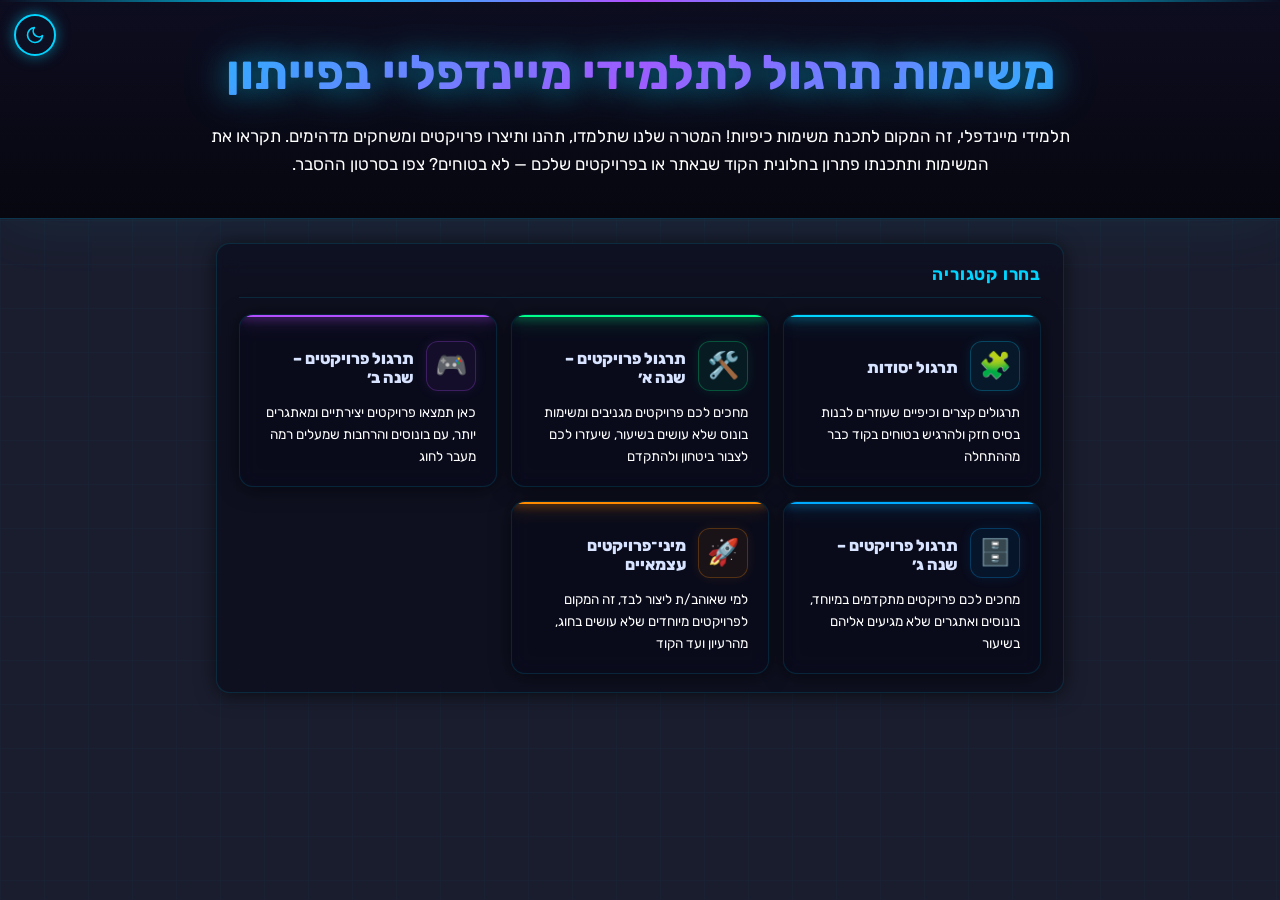
<file: index.html>
<!doctype html>
<html lang="he" dir="rtl">
<head>
  <meta charset="utf-8" />
  <meta name="viewport" content="width=device-width,initial-scale=1" />
  <title>משימות תרגול לתלמידי מיינדפליי</title>
  <link rel="preconnect" href="https://fonts.googleapis.com" />
  <link rel="preconnect" href="https://fonts.gstatic.com" crossorigin />
  <link href="https://fonts.googleapis.com/css2?family=Rubik:wght@400;500;700;900&display=swap" rel="stylesheet" />
  <link rel="stylesheet" href="css/style.css?v=5" />
  <script>document.documentElement.setAttribute("data-theme",localStorage.getItem("mindplay-theme")||"dark");</script>
</head>
<body class="home">

  <header class="top">
    <button id="themeToggle" aria-label="החלף ערכת צבעים" title="החלף ערכת צבעים"><svg xmlns="http://www.w3.org/2000/svg" width="20" height="20" viewBox="0 0 24 24" fill="none" stroke="currentColor" stroke-width="2" stroke-linecap="round" stroke-linejoin="round"><path d="M21 12.79A9 9 0 1 1 11.21 3 7 7 0 0 0 21 12.79z"/></svg></button>
    <h1>משימות תרגול לתלמידי מיינדפליי בפייתון</h1>
    <p class="sub">תלמידי מיינדפלי, זה המקום לתכנת משימות כיפיות! המטרה שלנו שתלמדו, תהנו ותיצרו פרויקטים ומשחקים מדהימים. תקראו את המשימות ותתכנתו פתרון בחלונית הקוד שבאתר או בפרויקטים שלכם — לא בטוחים? צפו בסרטון ההסבר.</p>
  </header>

  <main class="container">
    <section class="card">
      <h2>בחרו קטגוריה</h2>

      <div class="grid">
        <!-- יסודות -->
        <a class="tile catTile" data-variant="basics" href="./category.html?group=basics">
          <div class="catTop">
            <div class="catIcon">🧩</div>
            <div class="name">תרגול יסודות</div>
          </div>
          <div class="desc">תרגולים קצרים וכיפיים שעוזרים לבנות בסיס חזק ולהרגיש בטוחים בקוד כבר מההתחלה</div>
        </a>

        <!-- פרויקטים שנה א -->
        <a class="tile catTile" data-variant="projects_y1" href="./category.html?group=projects_y1">
          <div class="catTop">
            <div class="catIcon">🛠️</div>
            <div class="name">תרגול פרויקטים – שנה א׳</div>
          </div>
          <div class="desc">מחכים לכם פרויקטים מגניבים ומשימות בונוס שלא עושים בשיעור, שיעזרו לכם לצבור ביטחון ולהתקדם</div>
        </a>

        <!-- פרויקטים שנה ב -->
        <a class="tile catTile" data-variant="projects_y2" href="./category.html?group=projects_y2">
          <div class="catTop">
            <div class="catIcon">🎮</div>
            <div class="name">תרגול פרויקטים – שנה ב׳</div>
          </div>
          <div class="desc">כאן תמצאו פרויקטים יצירתיים ומאתגרים יותר, עם בונוסים והרחבות שמעלים רמה מעבר לחוג</div>
        </a>

        <!-- פרויקטים שנה ג -->
        <a class="tile catTile" data-variant="projects_y3" href="./category.html?group=projects_y3">
          <div class="catTop">
            <div class="catIcon">🗄️</div>
            <div class="name">תרגול פרויקטים – שנה ג׳</div>
          </div>
          <div class="desc">מחכים לכם פרויקטים מתקדמים במיוחד, בונוסים ואתגרים שלא מגיעים אליהם בשיעור</div>
        </a>

        <!-- מיני פרויקטים עצמאיים -->
        <a class="tile catTile" data-variant="mini_projects" href="./category.html?group=mini_projects">
          <div class="catTop">
            <div class="catIcon">🚀</div>
            <div class="name">מיני־פרויקטים עצמאיים</div>
          </div>
          <div class="desc">למי שאוהב/ת ליצור לבד, זה המקום לפרויקטים מיוחדים שלא עושים בחוג, מהרעיון ועד הקוד</div>
        </a>
      </div>
    </section>
  </main>
  <script src="js/theme.js"></script>
</body>
</html>
</file>
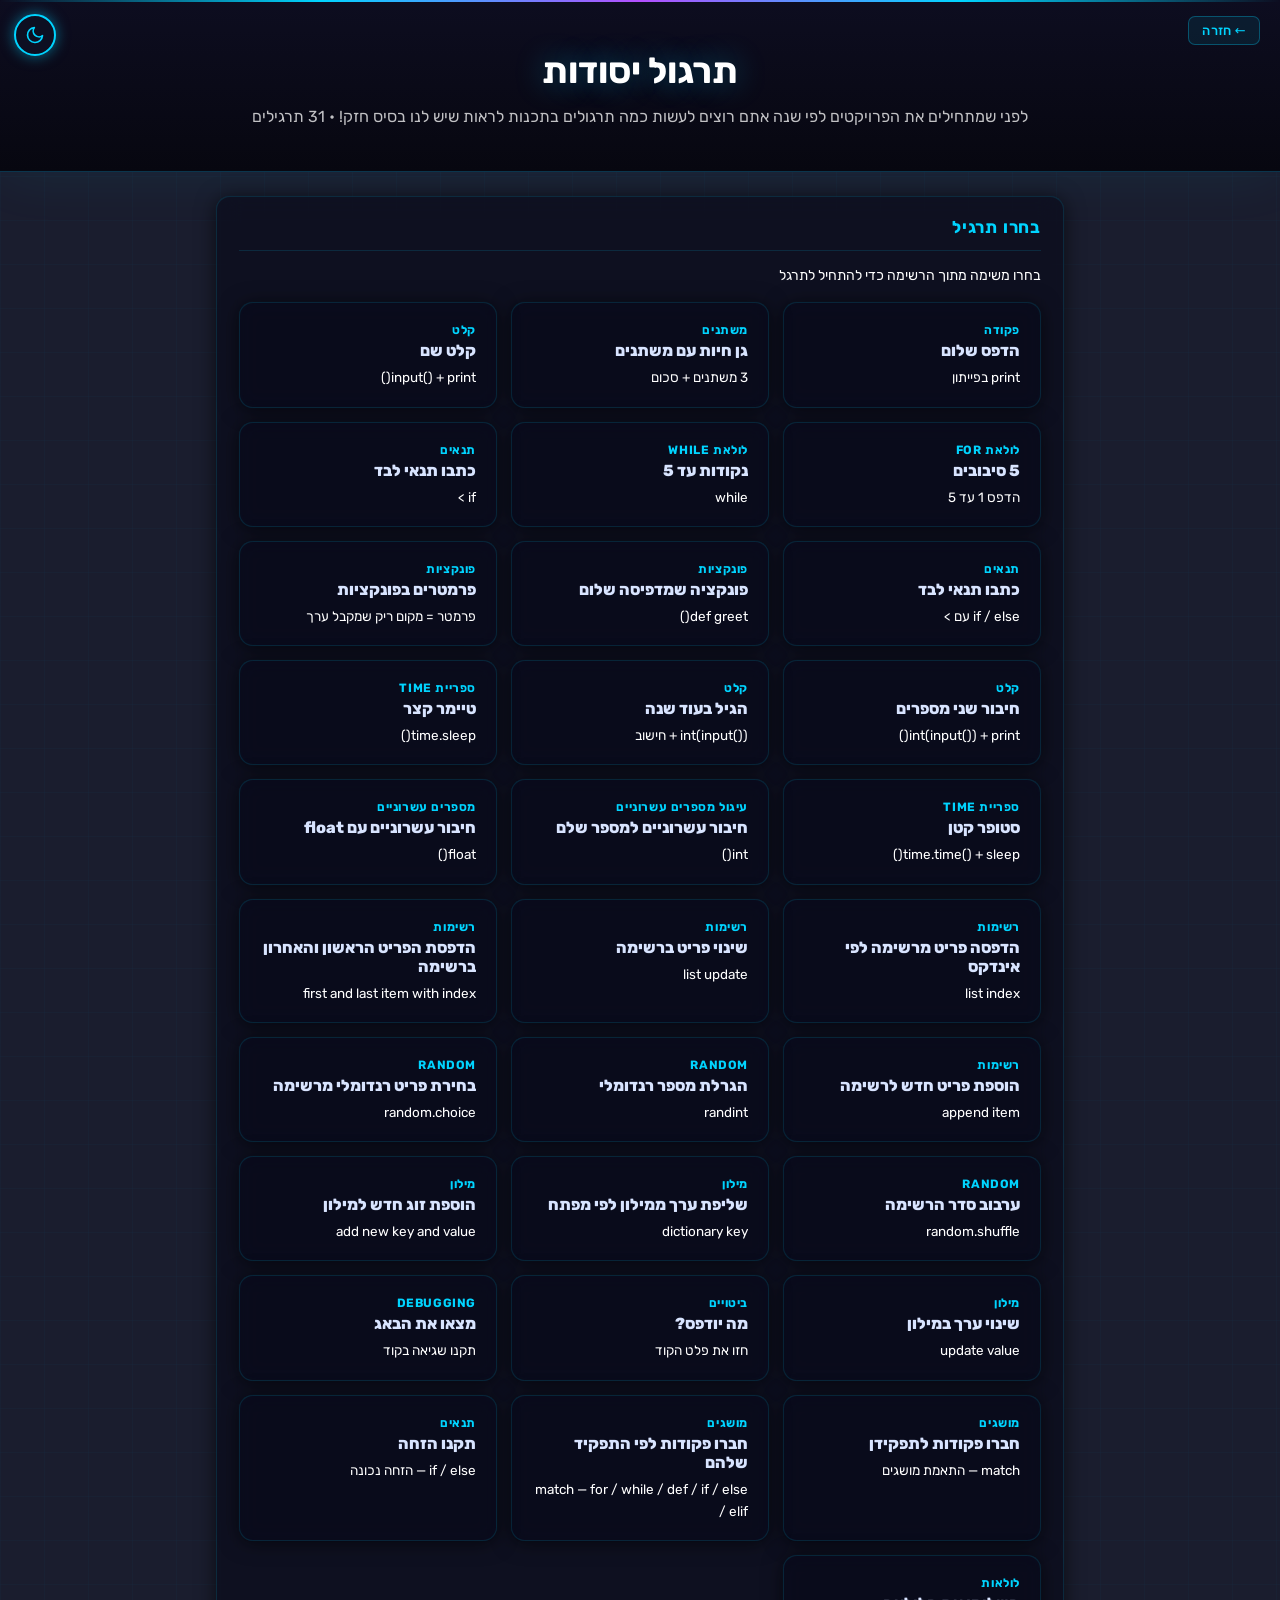
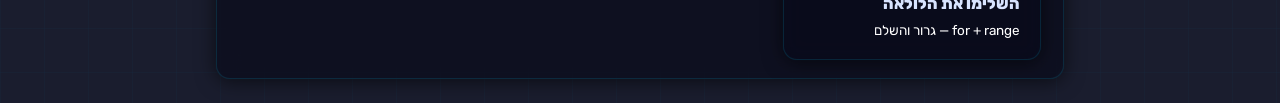
<file: category.html>
<!doctype html>
<html lang="he" dir="rtl">
<head>
  <meta charset="utf-8" />
  <meta name="viewport" content="width=device-width,initial-scale=1" />
  <title>בחירת תרגיל</title>
  <link rel="preconnect" href="https://fonts.googleapis.com" />
  <link rel="preconnect" href="https://fonts.gstatic.com" crossorigin />
  <link href="https://fonts.googleapis.com/css2?family=Rubik:wght@400;500;700;900&display=swap" rel="stylesheet" />
  <link rel="stylesheet" href="css/style.css?v=5" />
  <script>document.documentElement.setAttribute("data-theme",localStorage.getItem("mindplay-theme")||"dark");</script>
</head>
<body>
  <header class="top">
    <button id="themeToggle" aria-label="החלף ערכת צבעים" title="החלף ערכת צבעים"><svg xmlns="http://www.w3.org/2000/svg" width="20" height="20" viewBox="0 0 24 24" fill="none" stroke="currentColor" stroke-width="2" stroke-linecap="round" stroke-linejoin="round"><path d="M21 12.79A9 9 0 1 1 11.21 3 7 7 0 0 0 21 12.79z"/></svg></button>
    <a class="link topBack" href="./index.html" onclick="if(history.length>1){history.back();return false}">← חזרה</a>
    <h1 id="catTitle">בחירת תרגיל</h1>
    <p id="catSub" class="sub"></p>
  </header>

  <main class="container">
    <section class="card">
      <h2>בחרו תרגיל</h2>
      <p class="mini" style="margin: 0 0 18px;">בחרו משימה מתוך הרשימה כדי להתחיל לתרגל</p>
      <div id="list" class="grid"></div>
    </section>
  </main>

  <script defer src="data/challenges.js"></script>
  <script defer src="js/category.js"></script>
  <script src="js/theme.js"></script>
</body>
</html>
</file>
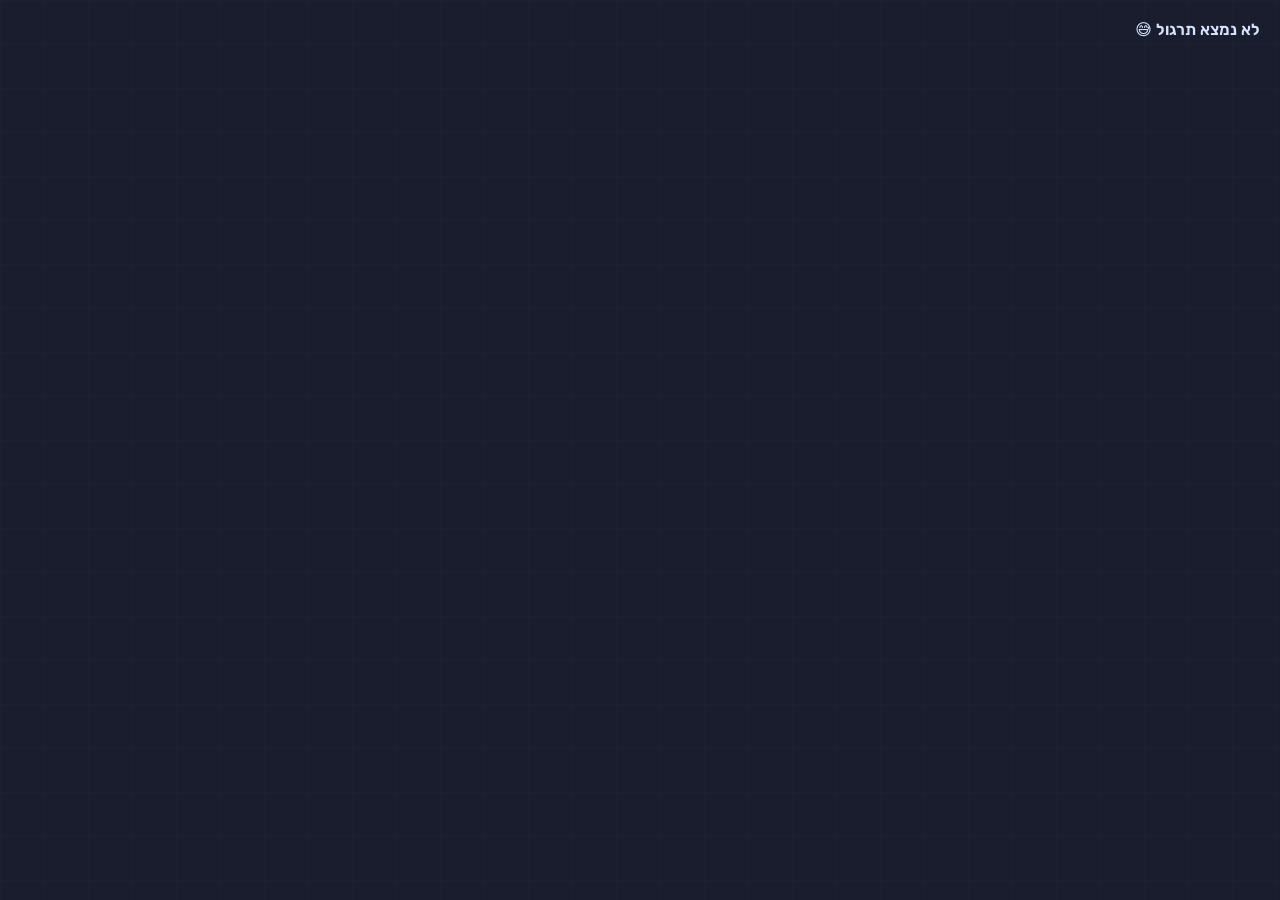
<file: practice.html>
<!doctype html>
<html lang="he" dir="rtl">
<head>
  <meta charset="utf-8" />
  <meta name="viewport" content="width=device-width,initial-scale=1" />
  <title>תרגול</title>
  <link rel="preconnect" href="https://fonts.googleapis.com" />
  <link rel="preconnect" href="https://fonts.gstatic.com" crossorigin />
  <link href="https://fonts.googleapis.com/css2?family=Rubik:wght@400;500;700;900&display=swap" rel="stylesheet" />
  <link rel="stylesheet" href="css/style.css?v=5" />
  <script>document.documentElement.setAttribute("data-theme",localStorage.getItem("mindplay-theme")||"dark");</script>
</head>
<body>
  <header class="top">
    <button id="themeToggle" aria-label="החלף ערכת צבעים" title="החלף ערכת צבעים"><svg xmlns="http://www.w3.org/2000/svg" width="20" height="20" viewBox="0 0 24 24" fill="none" stroke="currentColor" stroke-width="2" stroke-linecap="round" stroke-linejoin="round"><path d="M21 12.79A9 9 0 1 1 11.21 3 7 7 0 0 0 21 12.79z"/></svg></button>
    <a class="link topBack" href="./index.html">← חזרה</a>
    <h1 id="title">תרגול</h1>
    <p id="subtitle" class="sub"></p>
  </header>

  <main class="container">
    <section class="card card--explain">
      <div class="row" style="justify-content:flex-end;">
        <span class="badge" id="progressBadge">תרגול</span>
      </div>

      <h2>הסבר</h2>
      <div id="explain" class="text"></div>
      <div id="hint" class="hint hidden"></div>
    </section>

    <section class="card card--task">
      <h2>משימה</h2>
      <div id="task" class="text"></div>
    </section>

    <section class="card card--practice">
      <h2>תרגול</h2>
      <div id="practiceArea"></div>
      <div id="practiceAreaFeedback" class="feedbackArea"></div>

      <div class="row" style="justify-content:flex-end; margin-top:14px;">
        <button id="nextBtn" class="btn btnGreen">הבא ←</button>
      </div>
    </section>
  </main>

  <script src="data/challenges.js"></script>
  <script src="js/question-renderers.js"></script>
  <script src="js/practice.js"></script>
  <script src="js/theme.js"></script>
</body>
</html>
</file>
<file: css/style.css>
/* =====================================================
   style.css — Futuristic Black Design
   Hebrew RTL | Kids Programming Platform
   ===================================================== */

:root {
  /* === Neon Cyan — main brand color === */
  --teal:        #00D4FF;
  --tealDark:    #00AACC;
  --tealDarker:  #0088AA;
  --tealBg:      rgba(0,212,255,.07);
  --tealBorder:  rgba(0,212,255,.25);

  /* === Neon Gold — highlight / CTA === */
  --yellow:       #FFE500;
  --yellowHover:  #FFD000;
  --yellowShadow: rgba(255,229,0,.5);
  --yellowText:   #0A0A0F;
  --yellowBg:     rgba(255,229,0,.08);
  --yellowBorder: rgba(255,229,0,.30);

  /* === Backgrounds === */
  --bg:      #1A1D2E;
  --surface: rgba(255,255,255,.06);
  --surface2: rgba(255,255,255,.03);

  /* === Text === */
  --text:   #D8E4FF;
  --muted:  #ffffff;
  --muted2: #4A607A;

  /* === Borders === */
  --border:      rgba(0,212,255,.13);
  --borderHover: rgba(0,212,255,.45);

  /* === Shadows (neon glow) === */
  --shadow:   0 2px 20px rgba(0,0,0,.6), 0 0 1px rgba(0,212,255,.15);
  --shadowMd: 0 6px 30px rgba(0,0,0,.7), 0 0 20px rgba(0,212,255,.12);
  --shadowLg: 0 14px 50px rgba(0,0,0,.8), 0 0 40px rgba(0,212,255,.18);

  /* === Radii === */
  --r-xl: 14px;
  --r-lg: 10px;
  --r-sm: 7px;

  /* === Status === */
  --good: #00FF88;
  --warn: #FFB800;
  --bad:  #FF4466;

  /* === Category accent colors (neon) === */
  --cat-basics:       #00D4FF;
  --cat-projects-y1:  #00FF88;
  --cat-projects-y2:  #B44FFF;
  --cat-projects-y3:  #00AAFF;
  --cat-mini:         #FF8C00;

  /* Active group accent */
  --accent:       var(--cat-basics);
  --accentBg:     rgba(0,212,255,.07);
  --accentBorder: rgba(0,212,255,.25);
}

body[data-group="basics"]        { --accent: var(--cat-basics);      --accentBg: rgba(0,212,255,.07);   --accentBorder: rgba(0,212,255,.28);   }
body[data-group="projects_y1"]   { --accent: var(--cat-projects-y1); --accentBg: rgba(0,255,136,.07);   --accentBorder: rgba(0,255,136,.28);   }
body[data-group="projects_y2"]   { --accent: var(--cat-projects-y2); --accentBg: rgba(180,79,255,.07);  --accentBorder: rgba(180,79,255,.28);  }
body[data-group="projects_y3"]   { --accent: var(--cat-projects-y3); --accentBg: rgba(0,170,255,.07);   --accentBorder: rgba(0,170,255,.28);   }
body[data-group="mini_projects"] { --accent: var(--cat-mini);        --accentBg: rgba(255,140,0,.07);   --accentBorder: rgba(255,140,0,.28);   }

/* ===== Base ===== */
*, *::before, *::after { box-sizing: border-box; }

body {
  margin: 0;
  font-family: "Rubik", system-ui, Arial;
  color: var(--text);
  background: var(--bg);
  background-image:
    linear-gradient(rgba(0,212,255,.025) 1px, transparent 1px),
    linear-gradient(90deg, rgba(0,212,255,.025) 1px, transparent 1px);
  background-size: 44px 44px;
  min-height: 100vh;
}

/* ===== Header — futuristic dark ===== */
.top {
  position: relative;
  padding: 48px 24px 40px;
  background: linear-gradient(180deg, #0D0D20 0%, #070710 100%);
  text-align: center;
  border-bottom: 1px solid rgba(0,212,255,.2);
  box-shadow: 0 0 60px rgba(0,212,255,.08);
}

/* Animated top glow line */
.top::before {
  content: "";
  position: absolute;
  top: 0; left: 0; right: 0;
  height: 2px;
  background: linear-gradient(90deg, transparent, #00D4FF, #B44FFF, #00D4FF, transparent);
  animation: glowLine 4s ease-in-out infinite;
}

@keyframes glowLine {
  0%, 100% { opacity: .6; }
  50%       { opacity: 1; }
}

/* Back button — absolute top corner (RTL: inline-start = right side) */
.topBack {
  position: absolute;
  top: 16px;
  inset-inline-start: 20px;
}

h1, h2, h3 { margin: 0 0 8px; line-height: 1.25; }

h1 {
  font-size: clamp(22px, 3.5vw, 36px);
  font-weight: 700;
  color: #FFFFFF;
  text-shadow: 0 0 30px rgba(0,212,255,.4);
}

/* Home page hero */
body.home .top { padding: 44px 24px 40px; }
body.home .top h1 {
  background: linear-gradient(135deg, #00D4FF 0%, #B44FFF 50%, #00D4FF 100%);
  -webkit-background-clip: text;
  -webkit-text-fill-color: transparent;
  background-clip: text;
  font-size: clamp(28px, 4.5vw, 48px);
  font-weight: 700;
  line-height: 1.2;
  filter: drop-shadow(0 0 20px rgba(0,212,255,.4));
}
body.home .top .sub {
  text-align: center;
  max-width: 920px;
  margin: 20px auto 0;
  font-size: 17px;
  font-weight: 400;
  line-height: 1.65;
}

/* Challenge/category page: white title */
body[data-group] .top h1  { color: #FFFFFF; }
body[data-group] #catTitle { color: #FFFFFF; }
body[data-group] #catSub   { color: rgba(255,255,255,.75); }

h2 { font-size: 16px; font-weight: 600; }
h3 { font-size: 14.5px; font-weight: 500; }

.sub {
  color: white;
  margin: 10px 0 0;
  font-size: 16px;
  font-weight: 400;
  line-height: 1.75;
}

/* ===== Layout ===== */
.container {
  max-width: 880px;
  margin: 0 auto;
  padding: 24px 16px;
  display: grid;
  gap: 14px;
}

/* ===== Cards ===== */
.card {
  background: rgba(10,12,28,.7);
  border: 1px solid var(--border);
  border-radius: var(--r-xl);
  padding: 20px 22px 18px;
  box-shadow: var(--shadow);
  backdrop-filter: blur(12px);
  -webkit-backdrop-filter: blur(12px);
  transition: border-color .2s, box-shadow .2s;
}
.card:hover {
  border-color: rgba(0,212,255,.25);
  box-shadow: var(--shadowMd);
}

/* Section h2 — flat section header */
.card h2 {
  display: block;
  font-size: 17px;
  font-weight: 700;
  color: var(--teal);
  letter-spacing: .8px;
  text-transform: uppercase;
  margin: 0 0 16px;
  padding-bottom: 12px;
  border-bottom: 1px solid var(--border);
  cursor: default;
  user-select: none;
}

/* When h2 follows a badge row */
.card .row:first-child { margin-top: 0; }
.card .row + h2 { margin-top: 10px; }

/* Colored neon top accent strip per section type */
.card--explain  { border-top: 2px solid var(--teal);           box-shadow: var(--shadow), 0 -4px 20px rgba(0,212,255,.1); }
.card--task     { border-top: 2px solid #FF8C00;                box-shadow: var(--shadow), 0 -4px 20px rgba(255,140,0,.1); }
.card--practice { border-top: 2px solid var(--teal);           box-shadow: var(--shadow), 0 -4px 20px rgba(0,212,255,.1); }
.card--code     { border-top: 2px solid var(--cat-projects-y2); box-shadow: var(--shadow), 0 -4px 20px rgba(180,79,255,.1); }

/* ===== Text ===== */
.text { color: var(--muted); line-height: 1.85; font-size: 16px; }
.mini { color: var(--muted); font-size: 14px; }

.row {
  display: flex;
  gap: 8px;
  align-items: center;
  flex-wrap: wrap;
  margin-top: 12px;
}

/* ===== Badges ===== */
.badge {
  display: inline-flex;
  align-items: center;
  gap: 5px;
  padding: 3px 10px;
  border-radius: 6px;
  background: var(--tealBg);
  border: 1px solid var(--tealBorder);
  color: var(--teal);
  font-weight: 600;
  font-size: 12px;
  letter-spacing: .3px;
}

/* ===== Feedback area ===== */
.feedbackArea {
  min-height: 58px;
  margin-top: 10px;
}

/* ===== Buttons ===== */
.btn {
  border: 1px solid rgba(0,212,255,.5);
  border-radius: var(--r-sm);
  padding: 10px 22px;
  font-weight: 600;
  font-size: 14px;
  font-family: "Rubik", system-ui, Arial;
  letter-spacing: .4px;
  cursor: pointer;
  color: var(--teal);
  background: rgba(0,212,255,.08);
  box-shadow: 0 0 12px rgba(0,212,255,.15), inset 0 0 12px rgba(0,212,255,.04);
  transition: background .15s, box-shadow .15s, transform .1s, border-color .15s;
}
.btn:hover {
  background: rgba(0,212,255,.16);
  border-color: rgba(0,212,255,.8);
  box-shadow: 0 0 24px rgba(0,212,255,.35), inset 0 0 16px rgba(0,212,255,.08);
  transform: translateY(-1px);
}
.btn:active { transform: translateY(1px); box-shadow: 0 0 8px rgba(0,212,255,.2); }

.btnGhost {
  background: rgba(255,255,255,.04);
  border: 1px solid rgba(255,255,255,.12);
  color: var(--muted);
  box-shadow: none;
}
.btnGhost:hover {
  border-color: rgba(0,212,255,.45);
  color: var(--teal);
  background: rgba(0,212,255,.06);
  box-shadow: 0 0 14px rgba(0,212,255,.18);
}

/* Next / CTA button — neon gold */
.btnGreen {
  background: rgba(255,229,0,.1);
  border-color: rgba(255,229,0,.5);
  color: var(--yellow);
  box-shadow: 0 0 14px rgba(255,229,0,.2), inset 0 0 10px rgba(255,229,0,.05);
}
.btnGreen:hover {
  background: rgba(255,229,0,.18);
  border-color: rgba(255,229,0,.8);
  box-shadow: 0 0 28px rgba(255,229,0,.35), inset 0 0 14px rgba(255,229,0,.08);
  color: var(--yellow);
}

/* ===== Link (back button) — on dark header ===== */
.link {
  display: inline-flex;
  align-items: center;
  gap: 6px;
  padding: 6px 13px;
  border-radius: var(--r-sm);
  background: rgba(0,212,255,.08);
  border: 1px solid rgba(0,212,255,.3);
  color: var(--teal);
  text-decoration: none;
  font-weight: 500;
  font-size: 13px;
  letter-spacing: .3px;
  transition: background .13s, border-color .13s, box-shadow .13s;
}
.link:hover {
  background: rgba(0,212,255,.16);
  border-color: rgba(0,212,255,.65);
  box-shadow: 0 0 16px rgba(0,212,255,.25);
}

/* ===== Tile grid ===== */
.grid {
  display: grid;
  grid-template-columns: repeat(auto-fit, minmax(240px, 1fr));
  gap: 14px;
}

.tile {
  background: rgba(10,12,28,.65);
  border: 1px solid var(--border);
  border-radius: var(--r-xl);
  padding: 20px 20px 18px;
  cursor: pointer;
  text-decoration: none;
  color: inherit;
  text-align: right;
  box-shadow: var(--shadow);
  position: relative;
  overflow: hidden;
  backdrop-filter: blur(10px);
  -webkit-backdrop-filter: blur(10px);
  transition: transform .2s ease, box-shadow .2s ease, border-color .2s ease;
}
.tile::after {
  content: "";
  position: absolute;
  inset: 0;
  background: linear-gradient(135deg, rgba(0,212,255,.04) 0%, transparent 60%);
  pointer-events: none;
  opacity: 0;
  transition: opacity .2s;
}
.tile:hover {
  transform: translateY(-5px);
  box-shadow: var(--shadowLg);
  border-color: var(--accent);
}
.tile:hover::after { opacity: 1; }

/* Neon colored top strip */
.catTile::before {
  content: "";
  position: absolute;
  top: 0; left: 0; right: 0;
  height: 2px;
  background: var(--teal);
  box-shadow: 0 0 10px var(--teal), 0 0 20px var(--teal);
}
.catTile[data-variant="basics"]::before        { background: var(--cat-basics);      box-shadow: 0 0 10px var(--cat-basics),      0 0 20px var(--cat-basics); }
.catTile[data-variant="projects_y1"]::before   { background: var(--cat-projects-y1); box-shadow: 0 0 10px var(--cat-projects-y1), 0 0 20px var(--cat-projects-y1); }
.catTile[data-variant="projects_y2"]::before   { background: var(--cat-projects-y2); box-shadow: 0 0 10px var(--cat-projects-y2), 0 0 20px var(--cat-projects-y2); }
.catTile[data-variant="projects_y3"]::before   { background: var(--cat-projects-y3); box-shadow: 0 0 10px var(--cat-projects-y3), 0 0 20px var(--cat-projects-y3); }
.catTile[data-variant="mini_projects"]::before { background: var(--cat-mini);        box-shadow: 0 0 10px var(--cat-mini),        0 0 20px var(--cat-mini); }

.tile .tag  { color: var(--teal); font-size: 12px; font-weight: 700; letter-spacing: .6px; text-transform: uppercase; }
.tile .name { font-weight: 800; font-size: 16px; margin-top: 4px; color: var(--text); }
.tile .desc { color: var(--muted); font-size: 13.5px; margin-top: 6px; line-height: 1.65; }

.catTop {
  display: flex;
  gap: 12px;
  align-items: center;
  margin-bottom: 10px;
  margin-top: 6px;
}
.catIcon {
  width: 50px; height: 50px;
  border-radius: 12px;
  display: grid;
  place-items: center;
  font-size: 26px;
  background: var(--tealBg);
  border: 1px solid var(--tealBorder);
  flex-shrink: 0;
  box-shadow: 0 0 12px rgba(0,212,255,.1);
}
.catTile[data-variant="projects_y1"] .catIcon  { background: rgba(0,255,136,.07);   border-color: rgba(0,255,136,.25);   box-shadow: 0 0 12px rgba(0,255,136,.1); }
.catTile[data-variant="projects_y2"] .catIcon  { background: rgba(180,79,255,.07);  border-color: rgba(180,79,255,.25);  box-shadow: 0 0 12px rgba(180,79,255,.1); }
.catTile[data-variant="projects_y3"] .catIcon  { background: rgba(0,170,255,.07);   border-color: rgba(0,170,255,.25);   box-shadow: 0 0 12px rgba(0,170,255,.1); }
.catTile[data-variant="mini_projects"] .catIcon { background: rgba(255,140,0,.07);   border-color: rgba(255,140,0,.25);   box-shadow: 0 0 12px rgba(255,140,0,.1); }

/* ===== Code areas (dark terminal style) ===== */
.editor {
  width: 100%;
  min-height: 190px;
  border-radius: var(--r-lg);
  border: 2px solid #00D4FF;
  background: #080C1A;
  color: #B8F0FF;
  padding: 14px;
  box-shadow: 0 0 0 1px rgba(0,212,255,.15), 0 0 20px rgba(0,212,255,.2), inset 0 2px 12px rgba(0,0,0,.4);
  font-family: ui-monospace, SFMono-Regular, Menlo, Monaco, Consolas, monospace;
  font-size: 14px;
  direction: ltr;
  text-align: left;
  unicode-bidi: plaintext;
  resize: vertical;
  transition: box-shadow .2s;
}
.editor:focus {
  outline: none;
  box-shadow: 0 0 0 1px rgba(0,212,255,.3), 0 0 30px rgba(0,212,255,.4), inset 0 2px 12px rgba(0,0,0,.4);
}

.output {
  background: #030610;
  border: 1px solid rgba(0,212,255,.15);
  border-radius: var(--r-lg);
  padding: 12px 14px;
  min-height: 70px;
  overflow: auto;
  color: #00FF88;
  direction: ltr;
  text-align: left;
  unicode-bidi: plaintext;
  font-family: ui-monospace, Menlo, Consolas, monospace;
  font-size: 13.5px;
  box-shadow: inset 0 2px 12px rgba(0,0,0,.5);
}

pre, code {
  direction: ltr;
  text-align: left;
  unicode-bidi: plaintext;
  font-family: ui-monospace, Menlo, Consolas, monospace;
}

code {
  background: rgba(0,212,255,.07);
  color: var(--teal);
  padding: 2px 6px;
  border-radius: 5px;
  font-size: .91em;
  border: 1px solid rgba(0,212,255,.2);
}

/* ===== Hint / Solution ===== */
.hint {
  margin-top: 12px;
  border-radius: var(--r-lg);
  padding: 12px 16px;
  border: 1px solid rgba(255,229,0,.25);
  background: rgba(255,229,0,.05);
  color: rgba(255,220,50,.9);
  font-size: 14px;
  line-height: 1.75;
}
.solution {
  margin-top: 12px;
  border-radius: var(--r-lg);
  padding: 12px 16px;
  border: 1px solid var(--border);
  background: var(--surface2);
  color: var(--muted);
  font-size: 13.5px;
  line-height: 1.75;
}

.hidden { display: none; }

/* ===== Status ===== */
.status { font-weight: 800; min-height: 22px; font-size: 14px; }
.status.good { color: var(--good); text-shadow: 0 0 12px rgba(0,255,136,.5); }
.status.bad  { color: var(--bad);  text-shadow: 0 0 12px rgba(255,68,102,.5); }

/* ===== Run bar ===== */
.runBar { margin-top: 12px; display: flex; flex-direction: column; gap: 10px; }
.runButtonsRow {
  display: flex;
  align-items: center;
  justify-content: space-between;
  gap: 10px;
  width: 100%;
  flex-wrap: wrap;
}
.runLeft, .runRight { display: flex; align-items: center; gap: 8px; flex-wrap: wrap; }

/* ===== Drag & Drop / Order ===== */
.orderWrap { display: grid; gap: 8px; margin-top: 10px; }

.orderItem {
  display: flex;
  align-items: center;
  gap: 10px;
  padding: 10px 14px;
  border-radius: var(--r-lg);
  border: 1px solid var(--border);
  background: rgba(10,12,30,.8);
  box-shadow: var(--shadow);
  cursor: grab;
  user-select: none;
  transition: box-shadow .12s, border-color .12s, transform .12s;
}
.orderItem:active { cursor: grabbing; }
.orderItem:hover  {
  box-shadow: 0 0 20px rgba(0,212,255,.15);
  border-color: rgba(0,212,255,.4);
  transform: translateY(-1px);
}

.orderGrip {
  width: 32px; height: 32px;
  border-radius: 8px;
  border: 1px solid rgba(255,229,0,.3);
  background: rgba(255,229,0,.07);
  display: grid;
  place-items: center;
  font-weight: 900;
  color: var(--yellow);
  font-size: 13px;
  flex-shrink: 0;
  box-shadow: 0 0 8px rgba(255,229,0,.1);
}

.orderCode {
  flex: 1;
  font-size: 14px;
  color: #B8F0FF;
  direction: ltr;
  text-align: left;
  unicode-bidi: plaintext;
  font-family: ui-monospace, Menlo, Consolas, monospace;
}

/* Match rows: disable drag hover effects */
.orderItem.matchRow:hover {
  transform: none;
  border-color: var(--border);
  box-shadow: var(--shadow);
}

.orderItem.dragOver {
  outline: 1px dashed var(--teal);
  outline-offset: 2px;
  background: rgba(0,212,255,.05);
  box-shadow: 0 0 20px rgba(0,212,255,.2);
}

.orderActions {
  display: flex;
  justify-content: flex-end;
  margin-top: 10px;
  gap: 8px;
}

/* ===== Progress dots ===== */
#progressDots { display: flex; gap: 6px; justify-content: center; margin-top: 10px; flex-wrap: wrap; }
.dot {
  width: 10px; height: 10px;
  border-radius: 50%;
  background: rgba(255,255,255,.1);
  border: 1px solid rgba(255,255,255,.1);
  transition: background .2s, transform .2s, box-shadow .2s;
  flex-shrink: 0;
}
.dot.done    {
  background: var(--teal);
  border-color: var(--teal);
  box-shadow: 0 0 8px rgba(0,212,255,.5);
}
.dot.current {
  background: var(--yellow);
  border-color: var(--yellow);
  transform: scale(1.4);
  box-shadow: 0 0 10px rgba(255,229,0,.7), 0 0 20px rgba(255,229,0,.3);
}

/* ===== Theme Toggle Button ===== */
#themeToggle {
  position: fixed;
  top: 14px;
  left: 14px;
  width: 42px;
  height: 42px;
  border-radius: 50%;
  border: 2px solid #00D4FF;
  background: #0D0F22;
  color: #00D4FF;
  font-size: 20px;
  cursor: pointer;
  display: grid;
  place-items: center;
  transition: background .15s, box-shadow .15s;
  z-index: 99999;
  box-shadow: 0 0 14px rgba(0,212,255,.5);
}
#themeToggle:hover {
  background: #1a2040;
  box-shadow: 0 0 24px rgba(0,212,255,.8);
}

/* =====================================================
   Light Theme Overrides  (html[data-theme="light"])
   ===================================================== */

html[data-theme="light"] {
  --teal:        #16C4BC;
  --tealDark:    #0FA59E;
  --tealDarker:  #0C8880;
  --tealBg:      #EAFAFA;
  --tealBorder:  #A5E8E5;

  --yellow:       #FFD600;
  --yellowHover:  #F5CC00;
  --yellowShadow: #C9A800;
  --yellowText:   #1A1200;
  --yellowBg:     #FFFBE6;
  --yellowBorder: #FFE566;

  --bg:      #F5FAFA;
  --surface: #FFFFFF;
  --surface2: #F0F7F7;

  --text:   #1A2530;
  --muted:  #5E7A80;
  --muted2: #96B0B5;

  --border:      #E0EDED;
  --borderHover: #B5D5D5;

  --shadow:   0 2px 8px rgba(10,80,80,.07), 0 1px 3px rgba(10,80,80,.05);
  --shadowMd: 0 6px 20px rgba(10,80,80,.10);
  --shadowLg: 0 14px 40px rgba(10,80,80,.13);

  --r-xl: 20px;
  --r-lg: 14px;
  --r-sm: 8px;

  --good: #059669;
  --warn: #D97706;
  --bad:  #DC2626;

  --cat-basics:       #3B82F6;
  --cat-projects-y1:  #10B981;
  --cat-projects-y2:  #8B5CF6;
  --cat-projects-y3:  #0891B2;
  --cat-mini:         #F59E0B;

  --accent:       var(--cat-basics);
  --accentBg:     rgba(59,130,246,.08);
  --accentBorder: rgba(59,130,246,.25);
}

/* Body: remove grid pattern */
html[data-theme="light"] body {
  background-image: none;
}

/* Header: solid teal */
html[data-theme="light"] .top {
  background: var(--teal);
  border-bottom: none;
  box-shadow: none;
}
html[data-theme="light"] .top::before { display: none; }

/* Headings */
html[data-theme="light"] h1 { text-shadow: none; }

html[data-theme="light"] body.home .top h1 {
  background: none;
  -webkit-background-clip: unset;
  -webkit-text-fill-color: #FFFFFF;
  background-clip: unset;
  filter: none;
  color: #FFFFFF;
  font-size: clamp(28px, 4.5vw, 48px);
  font-weight: 600;
}

html[data-theme="light"] .sub { color: rgba(255,255,255,.92); }

/* Cards: white, no glassmorphism */
html[data-theme="light"] .card {
  background: var(--surface);
  border: 1.5px solid var(--border);
  backdrop-filter: none;
  -webkit-backdrop-filter: none;
}
html[data-theme="light"] .card:hover {
  border-color: var(--borderHover);
  box-shadow: var(--shadowMd);
}
html[data-theme="light"] .card h2 {
  color: var(--text);
  letter-spacing: .1px;
  text-transform: none;
  border-bottom-color: var(--border);
}
html[data-theme="light"] .card--explain  { border-top: 3px solid var(--teal);              box-shadow: var(--shadow); }
html[data-theme="light"] .card--task     { border-top: 3px solid #F59E0B;                   box-shadow: var(--shadow); }
html[data-theme="light"] .card--practice { border-top: 3px solid var(--teal);              box-shadow: var(--shadow); }
html[data-theme="light"] .card--code     { border-top: 3px solid var(--cat-projects-y2);   box-shadow: var(--shadow); }

/* Tiles: white, no glassmorphism */
html[data-theme="light"] .tile {
  background: var(--surface);
  border: 1.5px solid var(--border);
  backdrop-filter: none;
  -webkit-backdrop-filter: none;
}
html[data-theme="light"] .tile::after { display: none; }
html[data-theme="light"] .tile:hover {
  transform: translateY(-4px);
  box-shadow: var(--shadowLg);
  border-color: var(--teal);
}

/* Cat tile strips: solid color, no glow */
html[data-theme="light"] .catTile::before                           { height: 5px; box-shadow: none; background: var(--teal); }
html[data-theme="light"] .catTile[data-variant="projects_y1"]::before  { background: var(--cat-projects-y1); }
html[data-theme="light"] .catTile[data-variant="projects_y2"]::before  { background: var(--cat-projects-y2); }
html[data-theme="light"] .catTile[data-variant="projects_y3"]::before  { background: var(--cat-projects-y3); }
html[data-theme="light"] .catTile[data-variant="mini_projects"]::before { background: var(--cat-mini); }

html[data-theme="light"] .tile .tag  { color: var(--tealDarker); text-transform: none; letter-spacing: .3px; }
html[data-theme="light"] .tile .name { color: var(--text); }

/* Cat icons: teal bg, no glow */
html[data-theme="light"] .catIcon                                        { background: var(--tealBg);              border: 1.5px solid var(--tealBorder);         box-shadow: none; }
html[data-theme="light"] .catTile[data-variant="projects_y1"]  .catIcon  { background: rgba(16,185,129,.10);  border-color: rgba(16,185,129,.30);  box-shadow: none; }
html[data-theme="light"] .catTile[data-variant="projects_y2"]  .catIcon  { background: rgba(139,92,246,.10);  border-color: rgba(139,92,246,.30);  box-shadow: none; }
html[data-theme="light"] .catTile[data-variant="projects_y3"]  .catIcon  { background: rgba(8,145,178,.10);   border-color: rgba(8,145,178,.30);   box-shadow: none; }
html[data-theme="light"] .catTile[data-variant="mini_projects"] .catIcon { background: rgba(245,158,11,.10);  border-color: rgba(245,158,11,.30);  box-shadow: none; }

/* Buttons: solid teal */
html[data-theme="light"] .btn {
  border: none;
  border-radius: 999px;
  color: #fff;
  background: var(--teal);
  box-shadow: 0 3px 0 var(--tealDarker);
}
html[data-theme="light"] .btn:hover {
  background: var(--teal);
  border-color: transparent;
  box-shadow: 0 3px 0 var(--tealDarker);
  filter: brightness(1.05);
}
html[data-theme="light"] .btn:active {
  transform: translateY(2px);
  box-shadow: none;
  filter: brightness(.96);
}

html[data-theme="light"] .btnGhost {
  background: var(--surface);
  border: 1.5px solid var(--border);
  color: var(--muted);
  box-shadow: var(--shadow);
}
html[data-theme="light"] .btnGhost:hover {
  border-color: var(--teal);
  color: var(--tealDarker);
  background: var(--tealBg);
  box-shadow: var(--shadow);
  filter: none;
}

html[data-theme="light"] .btnGreen {
  background: var(--yellow);
  color: var(--yellowText);
  border: none;
  box-shadow: 0 3px 0 var(--yellowShadow);
}
html[data-theme="light"] .btnGreen:hover {
  background: var(--yellowHover);
  color: var(--yellowText);
  filter: brightness(1.04);
  box-shadow: 0 3px 0 var(--yellowShadow);
}

/* Back link */
html[data-theme="light"] .link {
  background: rgba(255,255,255,.14);
  border: 1.5px solid rgba(255,255,255,.28);
  color: #FFFFFF;
  box-shadow: none;
}
html[data-theme="light"] .link:hover {
  background: rgba(255,255,255,.26);
  border-color: rgba(255,255,255,.55);
  box-shadow: none;
}

/* Theme toggle on light header */
html[data-theme="light"] #themeToggle {
  border: 2px solid #0C8880;
  background: #FFFFFF;
  color: #0C8880;
  box-shadow: 0 2px 10px rgba(10,80,80,.2);
}
html[data-theme="light"] #themeToggle:hover {
  background: #EAFAFA;
  box-shadow: 0 2px 16px rgba(10,80,80,.35);
}

/* Badge */
html[data-theme="light"] .badge {
  background: var(--tealBg);
  border: none;
  color: var(--tealDarker);
}

/* Code editor / output: keep dark but with light-appropriate border */
html[data-theme="light"] .editor {
  background: #1A202C;
  border: 1.5px solid #2D3748;
  color: #E2E8F0;
  box-shadow: inset 0 2px 8px rgba(0,0,0,.2);
}
html[data-theme="light"] .editor:focus {
  border-color: var(--teal);
  box-shadow: inset 0 2px 8px rgba(0,0,0,.2);
}
html[data-theme="light"] .output {
  background: #1A202C;
  border: 1.5px solid #2D3748;
  color: #E2E8F0;
  box-shadow: none;
}

/* Inline code */
html[data-theme="light"] code {
  background: var(--tealBg);
  color: var(--tealDarker);
  border: 1px solid var(--tealBorder);
}

/* Hint / Solution */
html[data-theme="light"] .hint {
  border: 1.5px solid var(--yellowBorder);
  background: var(--yellowBg);
  color: var(--yellowText);
}
html[data-theme="light"] .solution {
  background: var(--surface2);
  border-color: var(--border);
  color: var(--text);
}

/* Status */
html[data-theme="light"] .status.good { text-shadow: none; }
html[data-theme="light"] .status.bad  { text-shadow: none; }

/* Order items */
html[data-theme="light"] .orderItem {
  background: var(--surface);
  border: 1.5px solid var(--border);
  box-shadow: var(--shadow);
}
html[data-theme="light"] .orderItem:hover {
  box-shadow: var(--shadowMd);
  border-color: var(--teal);
  transform: translateY(-1px);
}
html[data-theme="light"] .orderGrip {
  border: 1.5px solid var(--yellowBorder);
  background: var(--yellowBg);
  color: var(--yellowText);
  box-shadow: none;
}
html[data-theme="light"] .orderCode { color: var(--text); }
html[data-theme="light"] .orderItem.dragOver {
  outline: 2px dashed var(--teal);
  background: var(--tealBg);
  box-shadow: none;
}

/* Progress dots */
html[data-theme="light"] .dot {
  background: var(--border);
  border: none;
}
html[data-theme="light"] .dot.done {
  background: var(--teal);
  box-shadow: none;
}
html[data-theme="light"] .dot.current {
  background: var(--yellow);
  box-shadow: 0 0 0 3px var(--yellowBg);
  transform: scale(1.3);
}
</file>
